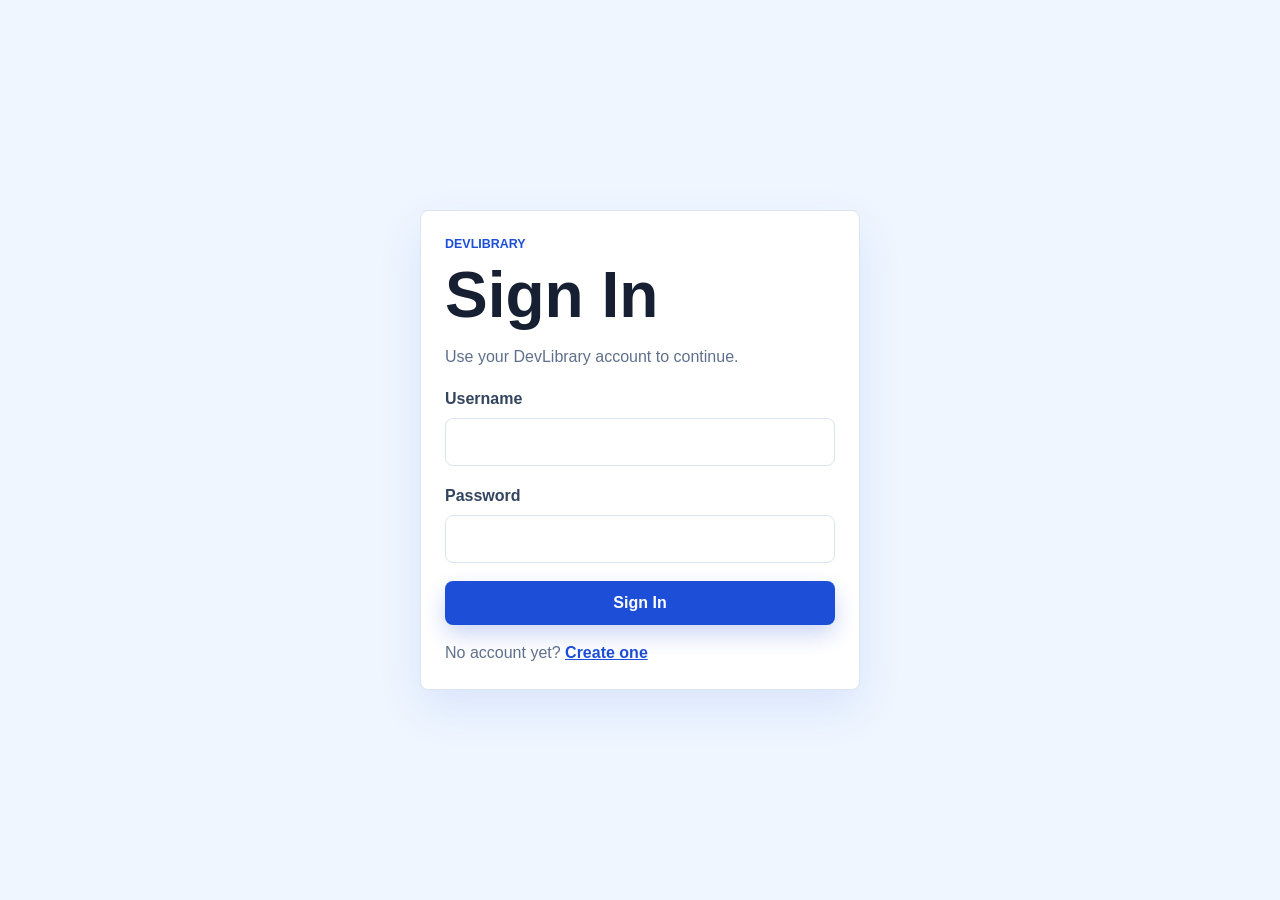
<file: DevLibrary/src/main/resources/static/login.html>
<!DOCTYPE html>
<html lang="en">
<head>
    <meta charset="UTF-8">
    <meta name="viewport" content="width=device-width, initial-scale=1.0">
    <title>Sign In - DevLibrary</title>
    <link rel="stylesheet" href="style.css">
</head>
<body class="auth-page">
    <main class="auth-shell">
        <section class="auth-panel">
            <p class="eyebrow">DevLibrary</p>
            <h1>Sign In</h1>
            <p class="muted">Use your DevLibrary account to continue.</p>

            <form class="resource-form auth-form" method="post" action="/login">
                <label>
                    Username
                    <input name="username" type="text" required autocomplete="username">
                </label>
                <label>
                    Password
                    <input name="password" type="password" required autocomplete="current-password">
                </label>
                <button class="btn btn-primary" type="submit">Sign In</button>
            </form>

            <p id="authMessage" class="help-text"></p>
            <p class="auth-switch">No account yet? <a href="/register.html">Create one</a></p>
        </section>
    </main>
    <script src="auth.js"></script>
</body>
</html>
</file>
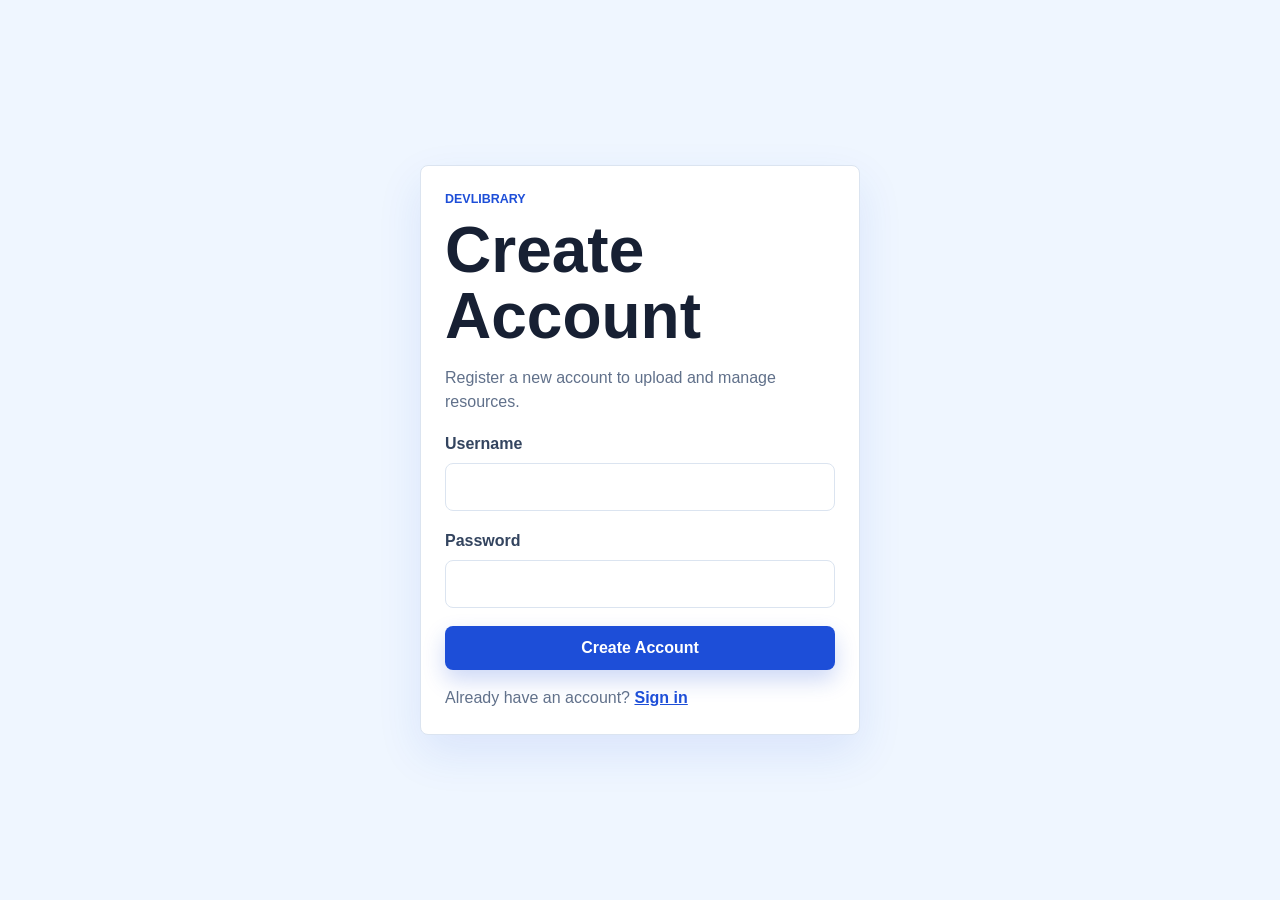
<file: DevLibrary/src/main/resources/static/register.html>
<!DOCTYPE html>
<html lang="en">
<head>
    <meta charset="UTF-8">
    <meta name="viewport" content="width=device-width, initial-scale=1.0">
    <title>Create Account - DevLibrary</title>
    <link rel="stylesheet" href="style.css">
</head>
<body class="auth-page">
    <main class="auth-shell">
        <section class="auth-panel">
            <p class="eyebrow">DevLibrary</p>
            <h1>Create Account</h1>
            <p class="muted">Register a new account to upload and manage resources.</p>

            <form id="registerForm" class="resource-form auth-form">
                <label>
                    Username
                    <input id="registerUsername" type="text" required autocomplete="username">
                </label>
                <label>
                    Password
                    <input id="registerPassword" type="password" required autocomplete="new-password">
                </label>
                <button class="btn btn-primary" type="submit">Create Account</button>
            </form>

            <p id="authMessage" class="help-text"></p>
            <p class="auth-switch">Already have an account? <a href="/login.html">Sign in</a></p>
        </section>
    </main>
    <script src="auth.js"></script>
</body>
</html>
</file>
<file: DevLibrary/src/main/resources/static/style.css>
:root {
    --primary: #1d4ed8;
    --primary-dark: #1e40af;
    --primary-soft: #dbeafe;
    --sky-soft: #eff6ff;
    --ink: #172033;
    --muted: #60708a;
    --line: #dbe4f0;
    --surface: #ffffff;
    --background: #f6f9fe;
    --danger: #dc2626;
    --danger-soft: #fee2e2;
    --success: #167544;
    --success-soft: #dcfce7;
    --shadow: 0 18px 45px rgba(29, 78, 216, 0.10);
    --radius: 8px;
}

* {
    box-sizing: border-box;
}

body {
    margin: 0;
    font-family: Arial, Helvetica, sans-serif;
    color: var(--ink);
    background: var(--background);
    line-height: 1.5;
}

button,
input,
select,
textarea {
    font: inherit;
}

button {
    cursor: pointer;
}

.site-header {
    position: sticky;
    top: 0;
    z-index: 10;
    background: rgba(255, 255, 255, 0.96);
    border-bottom: 1px solid var(--line);
    backdrop-filter: blur(10px);
}

.navbar {
    max-width: 1180px;
    margin: 0 auto;
    padding: 14px 20px;
    display: flex;
    align-items: center;
    gap: 16px;
}

.brand {
    color: var(--primary);
    font-size: 1.25rem;
    font-weight: 800;
}

.nav-menu {
    display: flex;
    align-items: center;
    gap: 6px;
    flex: 1;
}

.nav-link {
    border: 0;
    background: transparent;
    color: var(--muted);
    border-radius: 999px;
    padding: 9px 12px;
    font-weight: 700;
    white-space: nowrap;
}

.nav-link:hover,
.nav-link.active {
    background: var(--primary-soft);
    color: var(--primary-dark);
}

.user-label {
    color: var(--muted);
    font-size: 0.92rem;
    font-weight: 700;
}

.profile-menu {
    position: relative;
}

.profile-button {
    border: 1px solid var(--line);
    border-radius: 999px;
    background: #ffffff;
    padding: 8px 12px;
}

.profile-button:hover,
.profile-button:focus {
    color: var(--primary-dark);
    outline: 3px solid var(--primary-soft);
}

.profile-dropdown {
    position: absolute;
    top: calc(100% + 8px);
    right: 0;
    min-width: 150px;
    padding: 8px;
    background: #ffffff;
    border: 1px solid var(--line);
    border-radius: var(--radius);
    box-shadow: var(--shadow);
}

.profile-dropdown a {
    display: block;
    border-radius: 6px;
    padding: 9px 10px;
    color: var(--danger);
    font-weight: 800;
    text-decoration: none;
}

.profile-dropdown a:hover {
    background: var(--danger-soft);
}

.page {
    display: none;
}

.active-page {
    display: block;
}

.hero {
    background: linear-gradient(135deg, #ffffff 0%, #eff6ff 55%, #e0f2fe 100%);
    border-bottom: 1px solid var(--line);
}

.hero-content,
.content-shell {
    max-width: 1180px;
    margin: 0 auto;
    padding: 42px 20px;
}

.hero-content {
    min-height: 330px;
    display: flex;
    flex-direction: column;
    justify-content: center;
}

.eyebrow {
    margin: 0 0 8px;
    color: var(--primary);
    text-transform: uppercase;
    font-size: 0.78rem;
    font-weight: 800;
    letter-spacing: 0;
}

h1,
h2,
h3,
p {
    overflow-wrap: anywhere;
}

h1 {
    margin: 0;
    font-size: 4rem;
    line-height: 1.04;
}

h2 {
    margin: 0;
    font-size: 1.55rem;
}

h3 {
    margin: 0;
    font-size: 1.05rem;
}

.subtitle {
    margin: 12px 0 0;
    font-size: 1.35rem;
    color: #31415b;
    font-weight: 700;
}

.hero-description,
.page-description {
    max-width: 650px;
    color: var(--muted);
}

.hero-actions,
.form-actions,
.card-actions,
.details-actions {
    display: flex;
    flex-wrap: wrap;
    gap: 10px;
}

.hero-actions {
    margin-top: 26px;
}

.btn,
.text-button {
    border: 0;
    border-radius: 8px;
    padding: 10px 14px;
    font-weight: 800;
    transition: transform 0.15s ease, box-shadow 0.15s ease, background 0.15s ease;
}

.btn:hover,
.text-button:hover {
    transform: translateY(-1px);
}

.btn-primary {
    color: #ffffff;
    background: var(--primary);
    box-shadow: 0 10px 22px rgba(29, 78, 216, 0.22);
}

.btn-primary:hover {
    background: var(--primary-dark);
}

.btn-secondary {
    color: var(--primary-dark);
    background: #ffffff;
    border: 1px solid var(--line);
}

.btn-light {
    color: var(--ink);
    background: var(--sky-soft);
    border: 1px solid var(--line);
}

.btn-danger {
    color: #ffffff;
    background: var(--danger);
}

.btn-small {
    padding: 8px 10px;
    font-size: 0.9rem;
}

.text-button {
    color: var(--primary);
    background: transparent;
    padding-inline: 0;
}

.section-block + .section-block {
    margin-top: 34px;
}

.section-heading,
.page-title-row {
    display: flex;
    align-items: center;
    justify-content: space-between;
    gap: 16px;
    margin-bottom: 18px;
}

.dashboard-grid {
    display: grid;
    grid-template-columns: repeat(5, minmax(0, 1fr));
    gap: 16px;
}

.dashboard-card,
.resource-card,
.details-panel,
.filter-panel,
.resource-form {
    background: var(--surface);
    border: 1px solid var(--line);
    border-radius: var(--radius);
    box-shadow: var(--shadow);
}

.dashboard-card {
    padding: 18px;
}

.dashboard-card span {
    display: block;
    color: var(--muted);
    font-weight: 800;
}

.dashboard-card strong {
    display: block;
    margin-top: 8px;
    color: var(--primary-dark);
    font-size: 2rem;
}

.resource-grid {
    display: grid;
    grid-template-columns: repeat(3, minmax(0, 1fr));
    gap: 16px;
}

.compact-grid {
    grid-template-columns: repeat(4, minmax(0, 1fr));
}

.resource-card {
    padding: 18px;
    display: flex;
    flex-direction: column;
    gap: 12px;
    min-width: 0;
}

.card-top {
    display: flex;
    align-items: flex-start;
    justify-content: space-between;
    gap: 10px;
}

.badge-row {
    display: flex;
    flex-wrap: wrap;
    gap: 8px;
}

.badge {
    display: inline-flex;
    align-items: center;
    border-radius: 999px;
    padding: 5px 9px;
    background: var(--primary-soft);
    color: var(--primary-dark);
    font-size: 0.78rem;
    font-weight: 800;
    text-transform: capitalize;
}

.badge.file {
    background: #ecfeff;
    color: #0e7490;
}

.badge.link {
    background: #f0fdf4;
    color: #15803d;
}

.resource-card p,
.detail-list p {
    margin: 0;
}

.muted {
    color: var(--muted);
}

.meta-list {
    display: grid;
    gap: 6px;
    color: var(--muted);
    font-size: 0.94rem;
}

.meta-list strong,
.detail-list strong {
    color: var(--ink);
}

.filter-panel {
    display: grid;
    grid-template-columns: minmax(220px, 1.4fr) repeat(2, minmax(160px, 0.8fr)) auto;
    align-items: end;
    gap: 14px;
    margin-bottom: 20px;
    padding: 16px;
    box-shadow: none;
}

label {
    display: grid;
    gap: 7px;
    color: #33445f;
    font-weight: 800;
}

input,
select,
textarea {
    width: 100%;
    border: 1px solid var(--line);
    border-radius: 8px;
    background: #ffffff;
    color: var(--ink);
    padding: 11px 12px;
}

textarea {
    resize: vertical;
}

input:focus,
select:focus,
textarea:focus {
    outline: 3px solid var(--primary-soft);
    border-color: var(--primary);
}

.narrow-shell {
    max-width: 860px;
}

.resource-form {
    display: grid;
    gap: 18px;
    padding: 20px;
}

.form-grid {
    display: grid;
    grid-template-columns: repeat(2, minmax(0, 1fr));
    gap: 16px;
}

.optional-fields {
    border-top: 1px solid var(--line);
    padding-top: 18px;
}

.hidden {
    display: none !important;
}

.help-text {
    margin: 8px 0 0;
    color: var(--muted);
    font-size: 0.92rem;
}

.help-text.success {
    color: var(--success);
}

.help-text.error {
    color: var(--danger);
}

.auth-page {
    min-height: 100vh;
    display: grid;
    place-items: center;
    background: var(--sky-soft);
}

.auth-shell {
    width: min(440px, calc(100% - 32px));
}

.auth-panel {
    background: #ffffff;
    border: 1px solid var(--line);
    border-radius: var(--radius);
    box-shadow: var(--shadow);
    padding: 24px;
}

.auth-form {
    margin-top: 18px;
    padding: 0;
    border: 0;
    box-shadow: none;
}

.auth-switch {
    margin: 16px 0 0;
    color: var(--muted);
}

.auth-switch a {
    color: var(--primary);
    font-weight: 800;
}

.empty-state {
    display: none;
    margin: 18px 0 0;
    padding: 18px;
    border: 1px dashed var(--line);
    border-radius: var(--radius);
    color: var(--muted);
    background: #ffffff;
    text-align: center;
}

.empty-state.visible {
    display: block;
}

.app-message {
    position: fixed;
    right: 18px;
    top: 78px;
    z-index: 20;
    display: none;
    max-width: min(420px, calc(100vw - 36px));
    border-radius: 8px;
    padding: 12px 14px;
    box-shadow: var(--shadow);
    font-weight: 800;
}

.app-message.visible {
    display: block;
}

.app-message.success {
    color: var(--success);
    background: var(--success-soft);
    border: 1px solid #bbf7d0;
}

.app-message.error {
    color: var(--danger);
    background: var(--danger-soft);
    border: 1px solid #fecaca;
}

.details-panel {
    padding: 22px;
}

.details-header {
    display: flex;
    align-items: flex-start;
    justify-content: space-between;
    gap: 14px;
    margin-bottom: 18px;
}

.detail-list {
    display: grid;
    grid-template-columns: repeat(2, minmax(0, 1fr));
    gap: 12px;
    margin: 18px 0;
}

.preview-box {
    margin: 18px 0;
    border: 1px solid var(--line);
    border-radius: var(--radius);
    background: var(--sky-soft);
    padding: 18px;
}

.preview-box h3 {
    margin-bottom: 8px;
}

.preview-url {
    color: var(--primary-dark);
    word-break: break-word;
}

@media (max-width: 980px) {
    .navbar {
        align-items: flex-start;
        flex-direction: column;
    }

    .nav-menu {
        width: 100%;
        flex-wrap: wrap;
    }

    .dashboard-grid,
    .resource-grid,
    .compact-grid {
        grid-template-columns: repeat(2, minmax(0, 1fr));
    }

    .filter-panel {
        grid-template-columns: repeat(2, minmax(0, 1fr));
    }
}

@media (max-width: 640px) {
    .hero-content,
    .content-shell {
        padding: 30px 16px;
    }

    .dashboard-grid,
    .resource-grid,
    .compact-grid,
    .filter-panel,
    .form-grid,
    .detail-list {
        grid-template-columns: 1fr;
    }

    .section-heading,
    .page-title-row,
    .details-header {
        align-items: flex-start;
        flex-direction: column;
    }

    .nav-link {
        padding: 8px 10px;
        font-size: 0.94rem;
    }

    h1 {
        font-size: 2.35rem;
    }

    .card-actions,
    .form-actions,
    .details-actions {
        flex-direction: column;
    }

    .btn,
    .card-actions .btn {
        width: 100%;
    }
}
</file>
